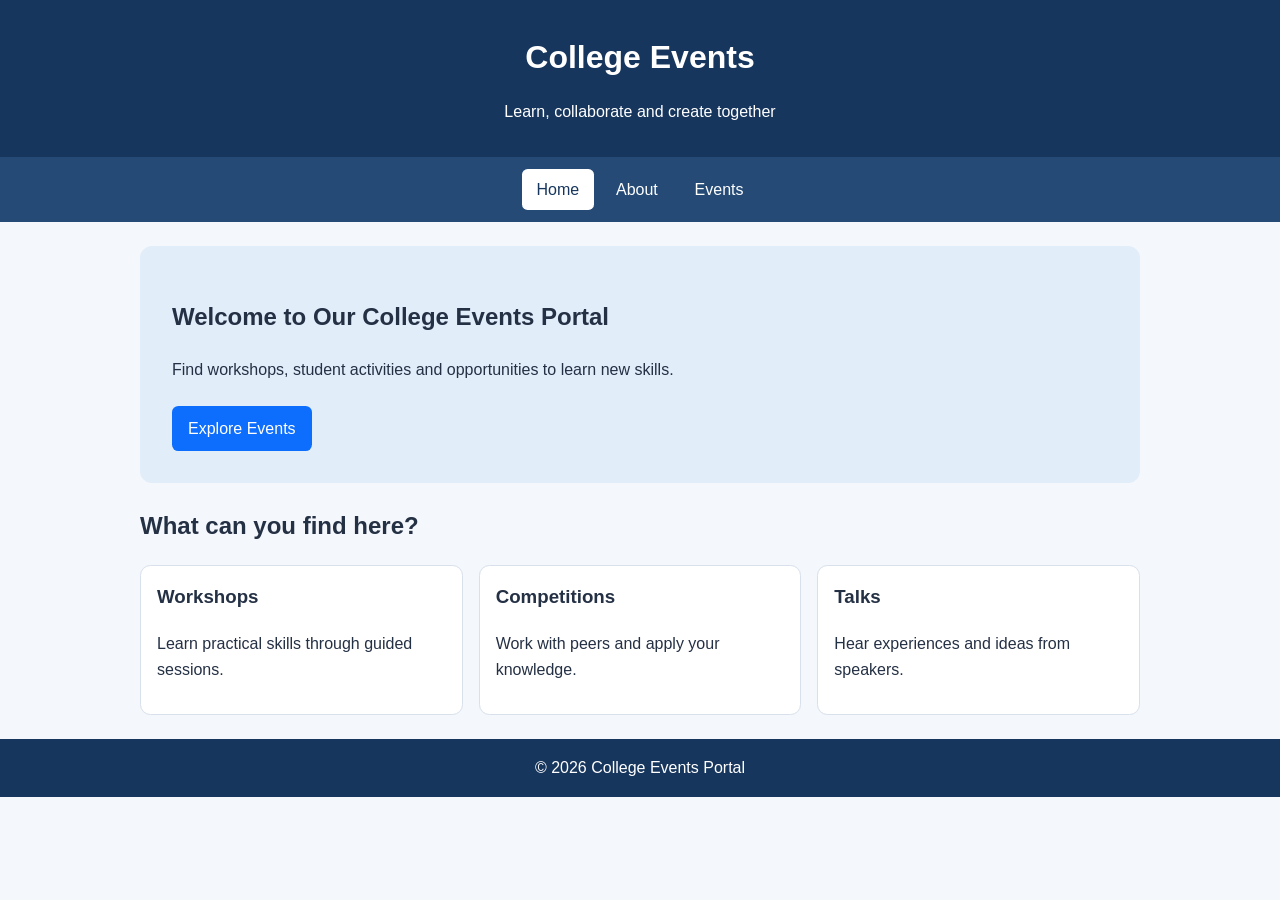
<file: index.html>
<!doctype html>
<html lang="en">
<head>
  <meta charset="utf-8">
  <meta name="viewport" content="width=device-width, initial-scale=1">
  <title>College Events | Home</title>
  <link rel="stylesheet" href="style.css">
</head>
<body>
  <header class="site-header">
    <h1>College Events</h1>
    <p>Learn, collaborate and create together</p>
  </header>
 
  <nav class="site-nav" aria-label="Main navigation">
    <a href="index.html" aria-current="page">Home</a>
    <a href="about.html">About</a>
    <a href="events.html">Events</a>
  </nav>
 
  <main class="container">
    <section class="welcome">
      <h2>Welcome to Our College Events Portal</h2>
      <p>Find workshops, student activities and opportunities to learn new skills.</p>
      <a class="button-link" href="events.html">Explore Events</a>
    </section>
 
    <section>
      <h2>What can you find here?</h2>
      <div class="content-grid">
        <article class="content-card">
          <h3>Workshops</h3>
          <p>Learn practical skills through guided sessions.</p>
        </article>
        <article class="content-card">
          <h3>Competitions</h3>
          <p>Work with peers and apply your knowledge.</p>
        </article>
        <article class="content-card">
          <h3>Talks</h3>
          <p>Hear experiences and ideas from speakers.</p>
        </article>
      </div>
    </section>
  </main>
 
  <footer class="site-footer">
    <p>&copy; 2026 College Events Portal</p>
  </footer>
</body>
</html>
</file>
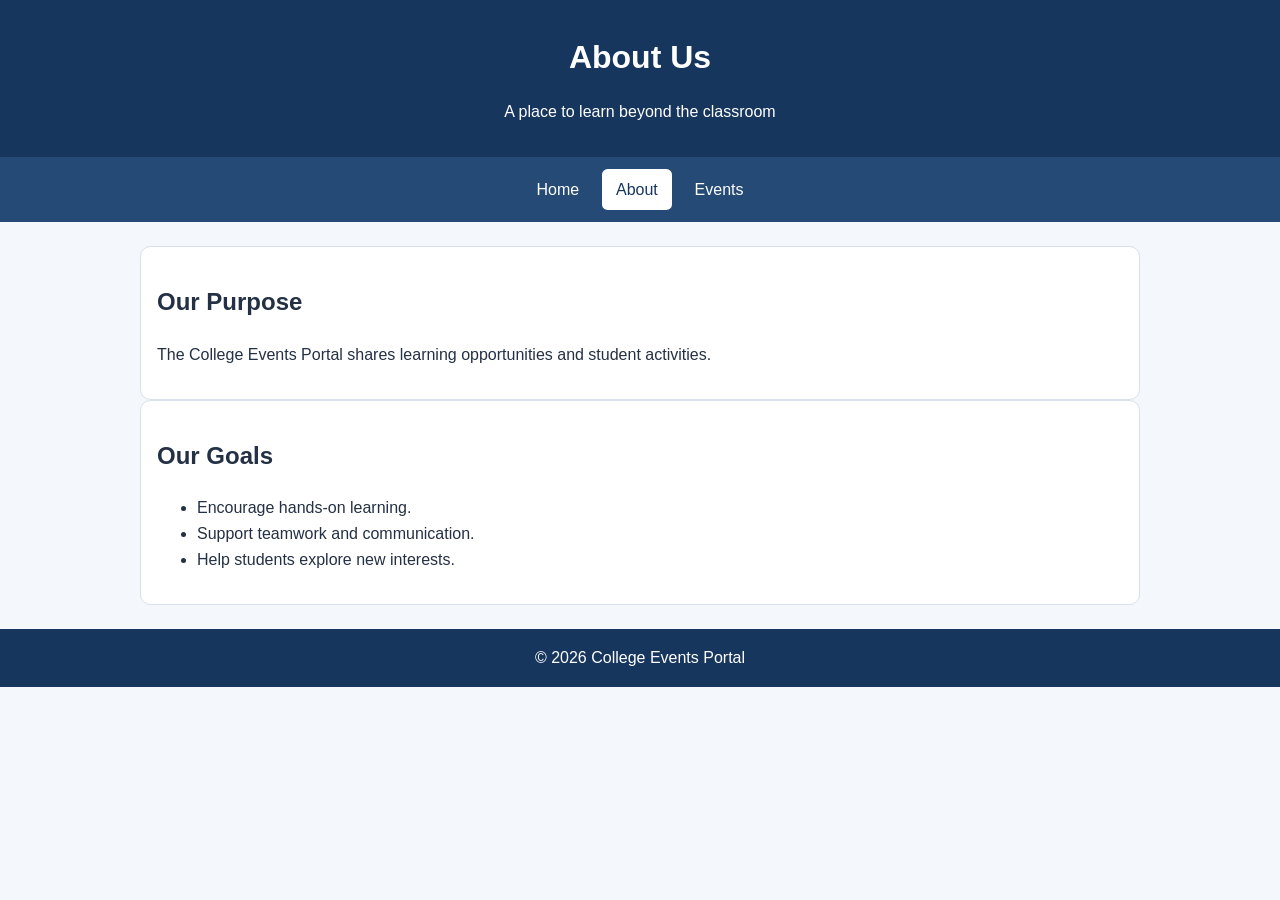
<file: about.html>
<!doctype html>
<html lang="en">
<head>
  <meta charset="utf-8">
  <meta name="viewport" content="width=device-width, initial-scale=1">
  <title>College Events | About</title>
  <link rel="stylesheet" href="style.css">
</head>
<body>
  <header class="site-header">
    <h1>About Us</h1>
    <p>A place to learn beyond the classroom</p>
  </header>
 
  <nav class="site-nav" aria-label="Main navigation">
    <a href="index.html">Home</a>
    <a href="about.html" aria-current="page">About</a>
    <a href="events.html">Events</a>
  </nav>
 
  <main class="container">
    <section class="content-card">
      <h2>Our Purpose</h2>
      <p>The College Events Portal shares learning opportunities and student activities.</p>
    </section>
 
    <section class="content-card">
      <h2>Our Goals</h2>
      <ul>
        <li>Encourage hands-on learning.</li>
        <li>Support teamwork and communication.</li>
        <li>Help students explore new interests.</li>
      </ul>
    </section>
  </main>
 
  <footer class="site-footer">
    <p>&copy; 2026 College Events Portal</p>
  </footer>
</body>
</html>
</file>
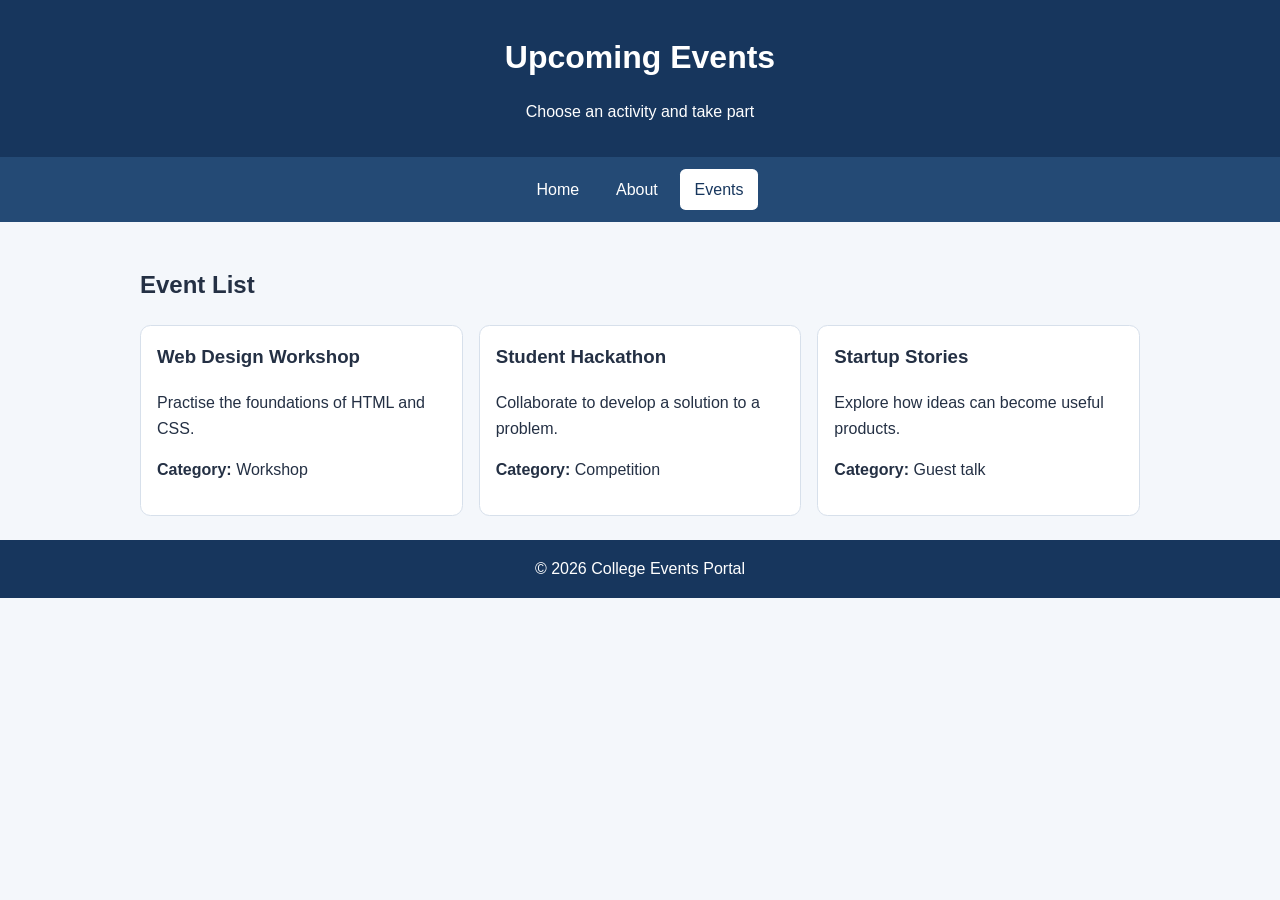
<file: events.html>
<!doctype html>
<html lang="en">
<head>
  <meta charset="utf-8">
  <meta name="viewport" content="width=device-width, initial-scale=1">
  <title>College Events | Events</title>
  <link rel="stylesheet" href="style.css">
</head>
<body>
  <header class="site-header">
    <h1>Upcoming Events</h1>
    <p>Choose an activity and take part</p>
  </header>
 
  <nav class="site-nav" aria-label="Main navigation">
    <a href="index.html">Home</a>
    <a href="about.html">About</a>
    <a href="events.html" aria-current="page">Events</a>
  </nav>
 
  <main class="container">
    <section>
      <h2>Event List</h2>
      <div class="content-grid">
        <article class="content-card">
          <h3>Web Design Workshop</h3>
          <p>Practise the foundations of HTML and CSS.</p>
          <p><strong>Category:</strong> Workshop</p>
        </article>
        <article class="content-card">
          <h3>Student Hackathon</h3>
          <p>Collaborate to develop a solution to a problem.</p>
          <p><strong>Category:</strong> Competition</p>
        </article>
        <article class="content-card">
          <h3>Startup Stories</h3>
          <p>Explore how ideas can become useful products.</p>
          <p><strong>Category:</strong> Guest talk</p>
        </article>
      </div>
    </section>
  </main>
 
  <footer class="site-footer">
    <p>&copy; 2026 College Events Portal</p>
  </footer>
</body>
</html>
</file>
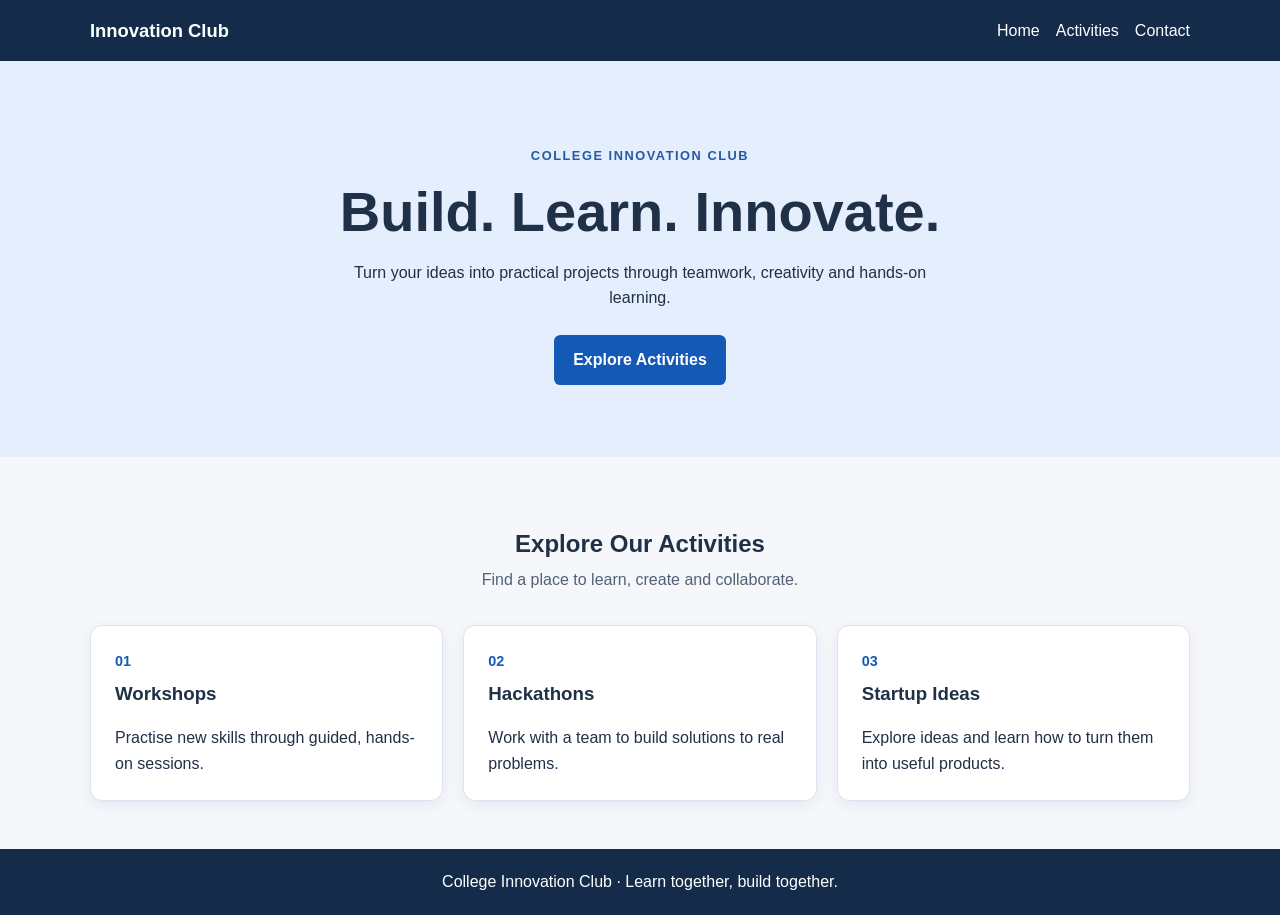
<file: index1.html>
<!doctype html>
<html lang="en">
<head>
  <meta charset="utf-8">
  <meta name="viewport" content="width=device-width, initial-scale=1">
  <title>College Innovation Club</title>
  <link rel="stylesheet" href="style1.css">
</head>
<body>
  <header class="site-header">
    <div class="header-inner">
      <a class="brand" href="#home">Innovation Club</a>
      <nav aria-label="Main navigation">
        <a href="#home">Home</a>
        <a href="#activities">Activities</a>
        <a href="#contact">Contact</a>
      </nav>
    </div>
  </header>
 
  <main>
    <section class="hero" id="home">
      <p class="eyebrow">COLLEGE INNOVATION CLUB</p>
      <h1>Build. Learn. Innovate.</h1>
      <p class="hero-text">Turn your ideas into practical projects through teamwork, creativity and hands-on learning.</p>
      <a class="button" href="#activities">Explore Activities</a>
    </section>
 
    <section class="activities" id="activities">
      <h2>Explore Our Activities</h2>
      <p class="section-intro">Find a place to learn, create and collaborate.</p>
      <div class="card-grid">
        <article class="activity-card">
          <div class="card-number">01</div>
          <h3>Workshops</h3>
          <p>Practise new skills through guided, hands-on sessions.</p>
        </article>
        <article class="activity-card">
          <div class="card-number">02</div>
          <h3>Hackathons</h3>
          <p>Work with a team to build solutions to real problems.</p>
        </article>
        <article class="activity-card">
          <div class="card-number">03</div>
          <h3>Startup Ideas</h3>
          <p>Explore ideas and learn how to turn them into useful products.</p>
        </article>
      </div>
    </section>
  </main>
 
  <footer id="contact">
    <p>College Innovation Club · Learn together, build together.</p>
  </footer>
</body>
</html>
</file>
<file: style.css>
/* Common styles for all three pages */
* {
  box-sizing: border-box;
}
 
body {
  margin: 0;
  font-family: Arial, Helvetica, sans-serif;
  line-height: 1.6;
  color: #243044;
  background: #f4f7fb;
}
 
.site-header {
  padding: 2rem 1rem;
  text-align: center;
  color: #ffffff;
  background: #17365d;
}
 
.site-header h1 {
  margin: 0;
}
 
.site-header p {
  margin-bottom: 0;
}
 
.site-nav {
  display: flex;
  flex-wrap: wrap;
  justify-content: center;
  gap: 0.5rem;
  padding: 0.75rem;
  background: #244a75;
}
 
.site-nav a {
  padding: 0.5rem 0.9rem;
  color: #ffffff;
  text-decoration: none;
  border-radius: 0.35rem;
}
 
.site-nav a:hover,
.site-nav a:focus,
.site-nav a[aria-current="page"] {
  color: #17365d;
  background: #ffffff;
  outline-offset: 3px;
}
 
.container {
  width: min(100% - 2rem, 1000px);
  margin: 0 auto;
  padding: 1.5rem 0;
}
 
.welcome {
  margin-bottom: 1.5rem;
  padding: 1.5rem;
  background: #e2edfa;
  border-radius: 0.75rem;
}
 
.content-grid {
  display: grid;
  grid-template-columns: 1fr;
  gap: 1rem;
}
 
.content-card {
  padding: 1rem;
  background: #ffffff;
  border: 1px solid #d7e0eb;
  border-radius: 0.65rem;
}
 
.content-card h3 {
  margin-top: 0;
}
 
.button-link {
  display: inline-block;
  margin-top: 0.5rem;
  padding: 0.6rem 1rem;
  color: #ffffff;
  background: #0d6efd;
  text-decoration: none;
  border-radius: 0.4rem;
}
 
.button-link:hover,
.button-link:focus {
  background: #084298;
}
 
.site-footer {
  padding: 1rem;
  text-align: center;
  color: #ffffff;
  background: #17365d;
}
 
.site-footer p {
  margin: 0;
}
 
/* At wider screens, show cards in three columns. */
@media (min-width: 700px) {
  .content-grid {
    grid-template-columns: repeat(3, 1fr);
  }
 
  .welcome {
    padding: 2rem;
  }
}
</file>
<file: style1.css>
* {
  box-sizing: border-box;
}
 
html {
  scroll-behavior: smooth;
}
 
body {
  margin: 0;
  font-family: Arial, Helvetica, sans-serif;
  line-height: 1.6;
  color: #203047;
  background: #f5f7fb;
}
 
.site-header {
  background: #142b4a;
  color: #ffffff;
}
 
.header-inner {
  width: min(100% - 2rem, 1100px);
  margin: 0 auto;
  padding: 1rem 0;
  display: flex;
  align-items: center;
  justify-content: space-between;
  gap: 1rem;
}
 
.brand {
  color: #ffffff;
  font-weight: 700;
  text-decoration: none;
  font-size: 1.15rem;
}
 
nav {
  display: flex;
  flex-wrap: wrap;
  gap: 1rem;
}
 
nav a {
  color: #ffffff;
  text-decoration: none;
}
 
nav a:hover,
nav a:focus {
  text-decoration: underline;
  text-underline-offset: 4px;
}
 
.hero {
  padding: 4.5rem 1rem;
  text-align: center;
  background: #e4eefc;
}
 
.eyebrow {
  color: #2459a6;
  font-size: 0.8rem;
  font-weight: 700;
  letter-spacing: 0.12em;
}
 
.hero h1 {
  margin: 0.4rem 0;
  font-size: clamp(2rem, 5vw, 3.5rem);
  line-height: 1.15;
}
 
.hero-text {
  max-width: 620px;
  margin: 1rem auto 1.5rem;
}
 
.button {
  display: inline-block;
  padding: 0.75rem 1.2rem;
  color: #ffffff;
  background: #1559b7;
  border-radius: 0.4rem;
  text-decoration: none;
  font-weight: 700;
}
 
.button:hover,
.button:focus {
  background: #0d3d80;
}
 
.activities {
  width: min(100% - 2rem, 1100px);
  margin: 0 auto;
  padding: 3rem 0;
}
 
.activities h2,
.section-intro {
  text-align: center;
}
 
.activities h2 {
  margin-bottom: 0.25rem;
}
 
.section-intro {
  margin-top: 0;
  color: #526176;
}
 
.card-grid {
  display: grid;
  grid-template-columns: repeat(3, minmax(0, 1fr));
  gap: 1.25rem;
  margin-top: 2rem;
}
 
.activity-card {
  padding: 1.5rem;
  background: #ffffff;
  border: 1px solid #dce4ef;
  border-radius: 0.75rem;
  box-shadow: 0 4px 14px rgb(20 43 74 / 7%);
}
 
.card-number {
  color: #1559b7;
  font-weight: 700;
  font-size: 0.9rem;
}
 
.activity-card h3 {
  margin: 0.4rem 0;
}
 
.activity-card p {
  margin-bottom: 0;
}
 
footer {
  padding: 1.25rem 1rem;
  text-align: center;
  color: #ffffff;
  background: #142b4a;
}
 
footer p {
  margin: 0;
}
 
@media (max-width: 650px) {
  .header-inner {
    align-items: flex-start;
    flex-direction: column;
  }
 
  nav {
    gap: 0.8rem;
  }
 
  .hero {
    padding: 3rem 1rem;
  }
 
  .card-grid {
    grid-template-columns: 1fr;
  }
}
</file>
